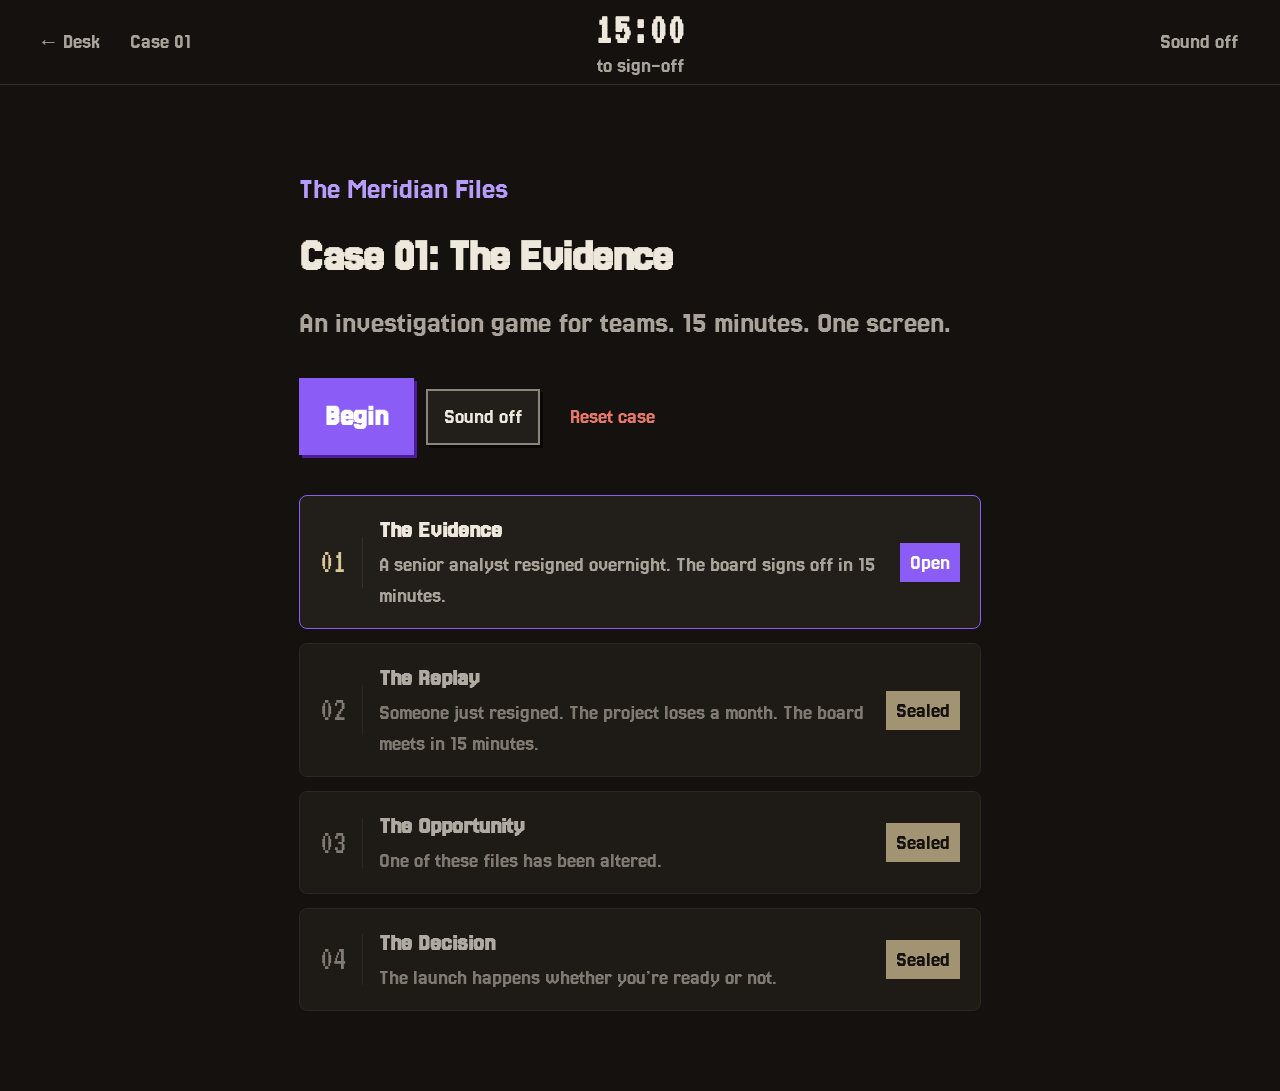
<file: index.html>
<!DOCTYPE html>
<html lang="en-GB">
<head>
<meta charset="utf-8">
<meta name="viewport" content="width=device-width, initial-scale=1, viewport-fit=cover">
<title>The Meridian Files — a 15-minute investigation game for teams</title>
<meta name="description" content="A short investigation game for teams, played on one shared screen. A senior analyst has resigned overnight, leaving a locked file and fifteen minutes before a board meeting. Free, browser-based, nothing to install.">
<link rel="canonical" href="https://andrecqlo.github.io/the-meridian-files/">
<meta name="robots" content="index, follow">

<meta property="og:type" content="website">
<meta property="og:site_name" content="The Meridian Files">
<meta property="og:title" content="The Meridian Files — a 15-minute investigation game for teams">
<meta property="og:description" content="A short investigation game for teams, played on one shared screen. Fifteen minutes, one screen, a team around it.">
<meta property="og:url" content="https://andrecqlo.github.io/the-meridian-files/">
<meta name="twitter:card" content="summary">
<meta name="twitter:title" content="The Meridian Files — a 15-minute investigation game for teams">
<meta name="twitter:description" content="A short investigation game for teams, played on one shared screen.">

<meta name="colour-scheme" content="dark">
<meta name="color-scheme" content="dark">
<link rel="stylesheet" href="assets/app.css">
<link rel="icon" href="assets/favicon.svg" type="image/svg+xml">
<script type="application/ld+json">
{
  "@context": "https://schema.org",
  "@type": "Game",
  "name": "The Meridian Files",
  "description": "A short investigation game for teams, played on one shared screen. A senior analyst has resigned overnight, leaving a locked file and fifteen minutes before a board meeting.",
  "genre": ["Team building game", "Investigation game", "Puzzle game"],
  "numberOfPlayers": {
    "@type": "QuantitativeValue",
    "minValue": 2
  },
  "url": "https://andrecqlo.github.io/the-meridian-files/",
  "applicationCategory": "Game",
  "operatingSystem": "Any (web browser)",
  "offers": {
    "@type": "Offer",
    "price": "0",
    "priceCurrency": "GBP"
  }
}
</script>
</head>
<body>
<a class="skip-link" href="#main">Skip to content</a>

<header class="chrome" id="chrome" hidden>
  <div class="chrome__left">
    <button class="btn btn--quiet" type="button" id="btn-back" hidden>
      <span aria-hidden="true">←</span> <span id="btn-back-label">Desk</span>
    </button>
    <p class="chrome__case" id="chrome-case">Case 01</p>
  </div>

  <div class="chrome__timer" id="timer" data-level="calm">
    <span class="chrome__timer-value" id="timer-value">15:00</span>
    <span class="chrome__timer-note" id="timer-note">to sign-off</span>
  </div>

  <div class="chrome__right">
    <button class="btn btn--quiet" type="button" id="btn-sound" aria-pressed="false">Sound off</button>
  </div>
</header>

<main id="main" tabindex="-1">
  <div class="loading" role="status">
    <span class="loading__marks" aria-hidden="true"><span></span><span></span><span></span></span>
    Loading…
  </div>
</main>

<div class="hintstack" id="hintstack" hidden></div>
<div class="inventory" id="inventory" hidden></div>
<div class="torch-beam" id="torch-beam" hidden aria-hidden="true"></div>
<p class="visually-hidden" id="live-region" role="status" aria-live="polite"></p>
<div class="toast-rail" id="toast-rail" aria-hidden="true"></div>

<noscript>
  <p class="noscript">This is an interactive game and needs JavaScript switched on.</p>
</noscript>

<script type="module" src="engine/app.js"></script>
</body>
</html>
</file>
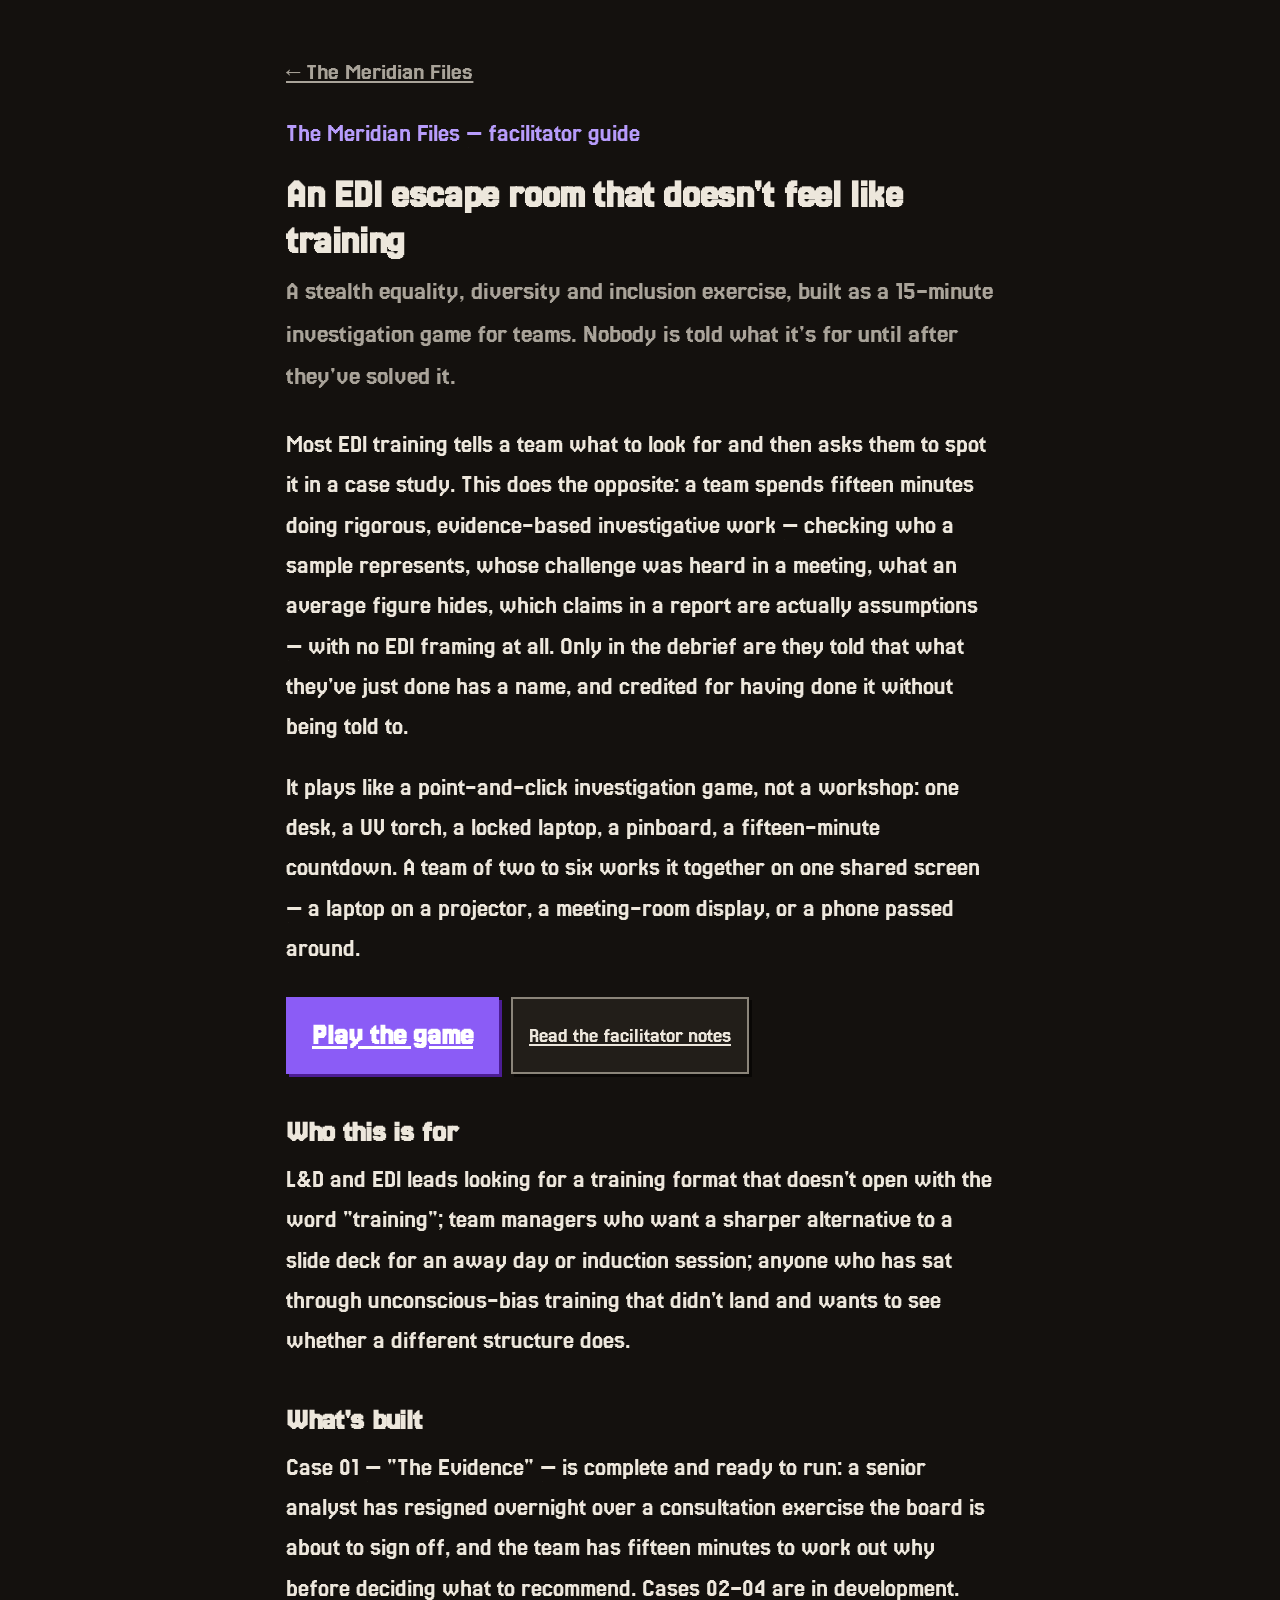
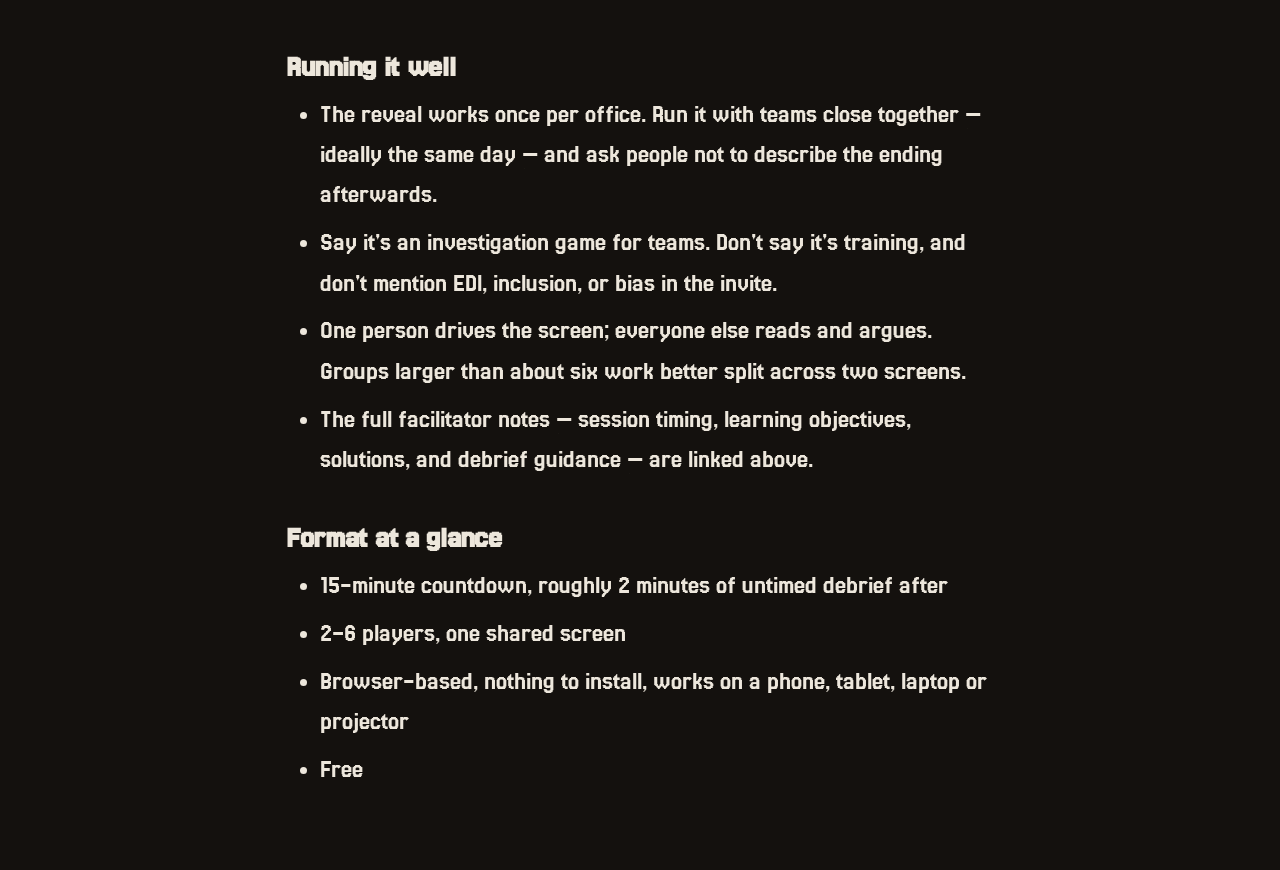
<file: for-facilitators/index.html>
<!DOCTYPE html>
<html lang="en-GB">
<head>
<meta charset="utf-8">
<meta name="viewport" content="width=device-width, initial-scale=1">
<title>EDI escape room for teams — The Meridian Files (facilitator guide)</title>
<meta name="description" content="A stealth EDI (equality, diversity and inclusion) training exercise disguised as a 15-minute investigation game. Teams solve the case first, then discover in the debrief what they were actually practising. Free, browser-based, facilitator notes included.">
<link rel="canonical" href="https://andrecqlo.github.io/the-meridian-files/for-facilitators/">
<meta name="robots" content="index, follow">

<meta property="og:type" content="website">
<meta property="og:site_name" content="The Meridian Files">
<meta property="og:title" content="EDI escape room for teams — The Meridian Files (facilitator guide)">
<meta property="og:description" content="A stealth EDI training exercise disguised as a 15-minute investigation game. Teams solve the case, then discover what they were actually practising.">
<meta property="og:url" content="https://andrecqlo.github.io/the-meridian-files/for-facilitators/">

<meta name="colour-scheme" content="dark">
<meta name="color-scheme" content="dark">
<link rel="stylesheet" href="../assets/app.css">
<link rel="icon" href="../assets/favicon.svg" type="image/svg+xml">
<script type="application/ld+json">
{
  "@context": "https://schema.org",
  "@type": "LearningResource",
  "name": "The Meridian Files — an EDI escape room for teams",
  "description": "A stealth equality, diversity and inclusion (EDI) training exercise disguised as a 15-minute investigation game, played by a team on one shared screen.",
  "educationalUse": "team training",
  "learningResourceType": "Interactive activity",
  "teaches": "Equality, diversity and inclusion (EDI) awareness through evidence-based reasoning",
  "audience": {
    "@type": "EducationalAudience",
    "educationalRole": "facilitator"
  },
  "url": "https://andrecqlo.github.io/the-meridian-files/for-facilitators/",
  "isPartOf": {
    "@type": "Game",
    "name": "The Meridian Files",
    "url": "https://andrecqlo.github.io/the-meridian-files/"
  }
}
</script>
<style>
  /* This page is long-form and read top to bottom rather than played, so it
     gets its own prose layout instead of borrowing the game's scene chrome. */
  .guide { max-width: 68ch; margin: clamp(24px, 6vh, 64px) auto 80px; padding: 0 20px; }
  .guide h1 { font-size: clamp(28px, 4vw, 40px); margin: 0 0 6px; }
  .guide h2 { font-size: 1.3em; margin: 40px 0 10px; }
  .guide p, .guide li { font-size: 1.05em; line-height: 1.6; }
  .guide ul { padding-left: 1.4em; }
  .guide .lede { color: var(--muted); font-size: 1.1em; margin: 0 0 28px; }
  .guide__actions { display: flex; gap: 12px; flex-wrap: wrap; margin: 28px 0; }
  .guide__back { display: inline-block; margin-bottom: 24px; color: var(--muted); }
</style>
</head>
<body>
<a class="skip-link" href="#main">Skip to content</a>
<main id="main" class="guide" tabindex="-1">
  <a class="guide__back" href="../index.html">&larr; The Meridian Files</a>
  <p class="landing__brand">The Meridian Files — facilitator guide</p>
  <h1>An EDI escape room that doesn't feel like training</h1>
  <p class="lede">A stealth equality, diversity and inclusion exercise, built as a 15-minute
    investigation game for teams. Nobody is told what it's for until after they've
    solved it.</p>

  <p>Most EDI training tells a team what to look for and then asks them to spot it in
    a case study. This does the opposite: a team spends fifteen minutes doing
    rigorous, evidence-based investigative work — checking who a sample represents,
    whose challenge was heard in a meeting, what an average figure hides, which
    claims in a report are actually assumptions — with no EDI framing at all. Only in
    the debrief are they told that what they've just done has a name, and credited
    for having done it without being told to.</p>

  <p>It plays like a point-and-click investigation game, not a workshop: one desk, a
    UV torch, a locked laptop, a pinboard, a fifteen-minute countdown. A team of two
    to six works it together on one shared screen — a laptop on a projector, a
    meeting-room display, or a phone passed around.</p>

  <div class="guide__actions">
    <a class="btn btn--primary" href="../index.html">Play the game</a>
    <a class="btn" href="../facilitation/case01.md">Read the facilitator notes</a>
  </div>

  <h2>Who this is for</h2>
  <p>L&amp;D and EDI leads looking for a training format that doesn't open with the
    word "training"; team managers who want a sharper alternative to a slide deck for
    an away day or induction session; anyone who has sat through unconscious-bias
    training that didn't land and wants to see whether a different structure does.</p>

  <h2>What's built</h2>
  <p>Case 01 — "The Evidence" — is complete and ready to run: a senior analyst has
    resigned overnight over a consultation exercise the board is about to sign off,
    and the team has fifteen minutes to work out why before deciding what to
    recommend. Cases 02–04 are in development.</p>

  <h2>Running it well</h2>
  <ul>
    <li>The reveal works once per office. Run it with teams close together — ideally
      the same day — and ask people not to describe the ending afterwards.</li>
    <li>Say it's an investigation game for teams. Don't say it's training, and don't
      mention EDI, inclusion, or bias in the invite.</li>
    <li>One person drives the screen; everyone else reads and argues. Groups larger
      than about six work better split across two screens.</li>
    <li>The full facilitator notes — session timing, learning objectives, solutions,
      and debrief guidance — are linked above.</li>
  </ul>

  <h2>Format at a glance</h2>
  <ul>
    <li>15-minute countdown, roughly 2 minutes of untimed debrief after</li>
    <li>2–6 players, one shared screen</li>
    <li>Browser-based, nothing to install, works on a phone, tablet, laptop or
      projector</li>
    <li>Free</li>
  </ul>
</main>
</body>
</html>
</file>
<file: assets/app.css>
@font-face {
  font-family: "Jersey 25";
  src: url("fonts/jersey25-400.woff2") format("woff2");
  font-weight: 400; font-style: normal; font-display: swap;
}
@font-face {
  font-family: "VT323";
  src: url("fonts/vt323-400.woff2") format("woff2");
  font-weight: 400; font-style: normal; font-display: swap;
}
@font-face {
  font-family: "Pixelify Sans";
  src: url("fonts/pixelifysans-var.woff2") format("woff2");
  font-weight: 400 700; font-style: normal; font-display: swap;
}

/* The Meridian Files — a case file under a UV lamp.
   Dark chrome, paper documents, manila tags, one violet light. */

:root {
  --ink: #14110E;
  --ink-2: #221E19;
  --ink-3: #34302A;
  --paper: #EDE7DC;
  --paper-2: #E1D9C9;
  --paper-rule: #C9BFAA;
  --manila: #D9C79A;
  --uv: #8B5CF6;
  --uv-text: #B79CFB;
  --uv-ink: #5B34B5;
  --stamp: #B3382E;
  --stamp-text: #E8776B;
  --ok: #2F6446;
  --ok-text: #6FBF8E;
  --muted: #A9A399;
  --muted-ink: #555A66;

  /* The room is rendered in a four-tone ramp — the Game Boy spec applied to a
     case file. tone-0 is warmed slightly off --ink so the desk reads as
     lamplight at night rather than moonlight. Violet is the only chromatic
     colour that exists in this world. */
  --tone-0: #14110E;
  --tone-1: #3A3630;
  --tone-2: #8B857A;
  --tone-3: #EDE7DC;

  /* One rule: words are set in Jersey 25, figures in VT323.

     Compared at matched cap height, Jersey has heavier stems than VT323 and is
     the easier of the two to read across a paragraph — which matters, because
     there are about 1,400 words in this case. But its digits are proportional
     with no tabular feature, so a countdown set in it visibly jitters every
     second. VT323 is monospaced, so it keeps the clock, the live counts and the
     data tables still. Both need roughly a third more size than a normal UI
     face to reach the same cap height, which is what the scale below allows
     for. */
  --ui: "Jersey 25", "VT323", ui-monospace, monospace;
  --mono: "VT323", ui-monospace, "Cascadia Code", monospace;   /* figures only */
  --serif: "Jersey 25", "VT323", ui-monospace, monospace;
  --pixel: "Jersey 25", "VT323", ui-monospace, monospace;
  /* Sam writes in a different hand — still pixel, but rounder and wider than
     the terminal face, so marginalia never reads as system output. */
  --hand: "Pixelify Sans", "Jersey 25", ui-monospace, monospace;
  /* Pixelify is variable; 600 is markedly more legible than 400 at the same
     width. Nothing genuinely wider is more readable — a wide face on a fixed
     pixel grid spends its pixels on spacing rather than on stroke detail. */
  --hand-weight: 600;

  --r-block: 0;
  --r-card: 8px;
  --r-btn: 4px;

  --gap: clamp(16px, 2.2vw, 28px);
  --chrome-h: 64px;
}

* { box-sizing: border-box; }

html, body {
  margin: 0;
  padding: 0;
  background: var(--ink);
  color: var(--paper);
}

body {
  font-family: var(--ui);
  font-size: clamp(24px, 1.55vw, 28px);
  line-height: 1.5;
  -webkit-text-size-adjust: 100%;
  min-height: 100vh;
}

h1, h2, h3, h4 { font-weight: 650; line-height: 1.15; margin: 0 0 0.4em; letter-spacing: -0.01em; }
h1 { font-size: clamp(30px, 3.6vw, 52px); }
h2 { font-size: clamp(24px, 2.4vw, 34px); }
h3 { font-size: clamp(20px, 1.6vw, 25px); }
p { margin: 0 0 0.8em; }
ul, ol { margin: 0 0 0.9em; padding-left: 1.2em; }
li { margin-bottom: 0.3em; }

.visually-hidden {
  position: absolute; width: 1px; height: 1px; margin: -1px;
  padding: 0; overflow: hidden; clip: rect(0 0 0 0); white-space: nowrap; border: 0;
}

.skip-link {
  position: absolute; left: 8px; top: -60px; z-index: 60;
  background: var(--uv); color: #fff; padding: 10px 16px; border-radius: var(--r-btn);
  text-decoration: none; transition: top 120ms;
}
.skip-link:focus { top: 8px; }

:focus-visible {
  outline: 3px solid var(--uv);
  outline-offset: 3px;
}

/* Headings receive focus on scene change so screen readers land in the right
   place. That move should not paint a ring around the title. */
h1[tabindex="-1"]:focus, h1[tabindex="-1"]:focus-visible,
main:focus, main:focus-visible { outline: none; }

/* ---------- chrome ---------- */

.chrome {
  position: sticky; top: 0; z-index: 40;
  display: grid;
  grid-template-columns: 1fr auto 1fr;
  align-items: center;
  gap: 12px;
  min-height: var(--chrome-h);
  padding: 8px clamp(12px, 2vw, 24px);
  background: var(--ink);
  border-bottom: 1px solid var(--ink-3);
}
.chrome__left { display: flex; align-items: center; gap: 12px; min-width: 0; }
.chrome__right { display: flex; align-items: center; gap: 8px; justify-content: flex-end; }
.chrome__case {
  margin: 0; font-family: var(--mono); font-size: 0.72em;
  letter-spacing: 0.14em; text-transform: uppercase; color: var(--muted);
  white-space: nowrap; overflow: hidden; text-overflow: ellipsis;
}

.chrome__timer { text-align: center; line-height: 1; }
.chrome__timer-value {
  display: block;
  font-family: var(--mono);
  font-variant-numeric: tabular-nums;
  font-size: clamp(26px, 2.6vw, 34px);
  font-weight: 600;
  transition: font-size 400ms ease, color 400ms ease;
}
.chrome__timer-note {
  display: block; margin-top: 3px;
  font-size: 0.62em; letter-spacing: 0.1em; text-transform: uppercase; color: var(--muted);
}
.chrome__timer[data-level="pulse"] .chrome__timer-value { animation: tick-pulse 2.4s ease-in-out infinite; }
.chrome__timer[data-level="large"] .chrome__timer-value { font-size: clamp(34px, 3.4vw, 46px); }
.chrome__timer[data-level="urgent"] .chrome__timer-value { font-size: clamp(34px, 3.4vw, 46px); color: var(--stamp-text); }
.chrome__timer[data-level="urgent"] .chrome__timer-note { color: var(--stamp-text); }
.chrome__timer[data-level="over"] .chrome__timer-value { font-size: clamp(34px, 3.4vw, 46px); color: var(--stamp-text); }
.chrome__timer[data-level="over"] .chrome__timer-note { color: var(--stamp-text); }

@keyframes tick-pulse {
  0%, 100% { opacity: 1; }
  50% { opacity: 0.62; }
}

/* Marks time passing while a dynamic import or a fetch is in flight — never
   load-bearing on its own, always paired with the "Loading…" text for anyone
   who has animations turned down. */
.loading {
  display: flex; align-items: center; gap: 10px;
  padding: 48px 16px; color: var(--muted); font-size: 0.92em; letter-spacing: 0.02em;
}
.loading__marks { display: flex; gap: 4px; }
.loading__marks span { width: 8px; height: 8px; background: var(--uv); display: block; opacity: 0.25; animation: loading-pulse 1.1s ease-in-out infinite; }
.loading__marks span:nth-child(2) { animation-delay: 0.15s; }
.loading__marks span:nth-child(3) { animation-delay: 0.3s; }
@keyframes loading-pulse {
  0%, 80%, 100% { opacity: 0.25; }
  40% { opacity: 1; }
}
@media (prefers-reduced-motion: reduce) {
  .loading__marks span { animation: none; opacity: 0.7; }
}

/* ---------- buttons ---------- */

.btn {
  font: inherit;
  font-size: 0.86em;
  padding: 10px 16px;
  border-radius: var(--r-btn);
  border: 1px solid var(--ink-3);
  background: var(--ink-2);
  color: var(--paper);
  cursor: pointer;
  display: inline-flex; align-items: center; gap: 8px;
  transition: background 140ms ease, border-color 140ms ease, color 140ms ease;
}
.btn:hover { background: var(--ink-3); }
.btn[disabled] { opacity: 0.45; cursor: not-allowed; }
.btn--quiet { background: transparent; color: var(--muted); }
.btn--quiet:hover { color: var(--paper); background: var(--ink-2); }
.btn--primary {
  background: var(--uv); border-color: var(--uv); color: #fff; font-weight: 600;
  font-size: 1em; padding: 14px 26px;
}
.btn--primary:hover { background: #7C48F2; border-color: #7C48F2; }
.btn--paper {
  background: var(--paper); color: var(--ink); border-color: var(--paper-rule);
}
.btn--paper:hover { background: #fff; }
.btn--danger { border-color: var(--stamp); color: var(--stamp-text); }

.icon { width: 1.2em; height: 1.2em; fill: none; }

/* ---------- layout ---------- */

main {
  display: block;
  padding: var(--gap) clamp(12px, 3vw, 40px) 80px;
  max-width: 1500px;
  margin: 0 auto;
}
main:focus { outline: none; }

.scene__head { margin-bottom: var(--gap); max-width: 70ch; }
/* Used while a scene is locked: the lock below repeats the case line and the
   word "Locked" already, so the heading gets out of the way of the input. */
.scene__head--compact { margin-bottom: 12px; }
.scene__head--compact .scene__eyebrow { display: none; }
.scene__head--compact h1 { font-size: clamp(24px, 2.6vw, 32px); margin-bottom: 2px; }
.scene__eyebrow {
  font-family: var(--mono); font-size: 0.72em; letter-spacing: 0.16em;
  text-transform: uppercase; color: var(--uv-text); margin: 0 0 8px;
}
.scene__sub { color: var(--muted); margin: 0; }

.columns {
  display: grid;
  grid-template-columns: minmax(280px, 400px) minmax(0, 1fr);
  gap: var(--gap);
  align-items: start;
}
@media (max-width: 900px) {
  .columns { grid-template-columns: minmax(0, 1fr); }
}
.stack { display: grid; gap: var(--gap); align-content: start; }
.stack--tight { gap: 14px; }

/* ---------- paper documents ---------- */

.doc {
  position: relative;
  background: var(--paper);
  color: var(--ink);
  border-radius: var(--r-card);
  padding: clamp(18px, 2vw, 30px);
  border: 1px solid var(--paper-rule);
}
.doc--screen {
  background: var(--ink-2);
  color: var(--paper);
  border-color: var(--ink-3);
  font-family: var(--ui);
}
.doc--screen .doc__title { color: var(--paper); }
.doc--screen .doc__meta { color: var(--muted); }
.doc--screen .doc__body { font-family: var(--ui); }
.doc__title { font-size: 1.05em; margin: 0 0 4px; }
.doc__meta {
  font-family: var(--mono); font-size: 0.72em; color: var(--muted-ink);
  margin: 0 0 14px; letter-spacing: 0.02em;
}
.doc__body { font-family: var(--serif); font-size: 1em; }
.doc__body p:last-child { margin-bottom: 0; }
.doc__small {
  font-size: 0.78em; color: var(--muted-ink); border-top: 1px solid var(--paper-rule);
  padding-top: 10px; margin-top: 12px; font-family: var(--ui);
}
.doc--screen .doc__small { color: var(--muted); border-top-color: var(--ink-3); }
.doc__stamp {
  position: absolute; top: 14px; right: 14px;
  font-family: var(--mono); font-size: 0.7em; letter-spacing: 0.18em;
  color: var(--stamp); border: 2px solid var(--stamp); padding: 4px 9px;
  transform: rotate(-6deg); opacity: 0.85;
}
.doc details > summary {
  cursor: pointer; font-family: var(--mono); font-size: 0.8em;
  letter-spacing: 0.08em; text-transform: uppercase;
}

.stats { display: flex; flex-wrap: wrap; gap: clamp(16px, 3vw, 42px); margin-bottom: 16px; }
.stat__value {
  display: block; font-family: var(--mono); font-weight: 650;
  font-size: clamp(30px, 3.4vw, 46px); line-height: 1; font-variant-numeric: tabular-nums;
}
.stat__label {
  display: block; margin-top: 6px; font-size: 0.72em;
  letter-spacing: 0.08em; text-transform: uppercase; color: var(--muted-ink);
}
.doc--screen .stat__label { color: var(--muted); }

/* ---------- Sam's hand, in the margin ---------- */

/* Every document body is a text column and a margin. Annotations live in the
   margin of the line they annotate and always occupy their space, so putting
   the light on one never reflows the page. */
.doc__body { display: grid; gap: 0; }
.doc__row {
  display: grid;
  grid-template-columns: minmax(0, 1fr) clamp(130px, 24%, 230px);
  gap: clamp(12px, 2vw, 26px);
  align-items: start;
}
.doc__col { min-width: 0; }
.doc__margin { min-width: 0; display: grid; gap: 10px; align-content: start; }
/* Full-width notes, for marginalia too long to sit in the gutter. */
.doc__notes { min-width: 0; display: grid; gap: 10px; margin-top: 14px; }

.uv-note {
  display: block;
  font-family: var(--hand);
  font-weight: var(--hand-weight);
  font-size: 1.05em;
  line-height: 1.25;
  color: var(--uv-ink);
  transform: rotate(var(--tilt, -1.5deg));
  transform-origin: left top;
  opacity: 0;
  transition: opacity 160ms linear;
}
.doc--screen .uv-note { color: var(--uv-text); }

/* The light is stepped, not feathered — four bands, like everything else in
   this world — and it masks the words themselves, so a note is read by moving
   the torch along it rather than by switching the line on. */
.uv-note[data-lit="1"] {
  opacity: 1;
  -webkit-mask-image: radial-gradient(circle 92px at var(--uv-x, 50%) var(--uv-y, 50%),
    #000 0 38%, rgba(0, 0, 0, 0.62) 38% 58%, rgba(0, 0, 0, 0.24) 58% 78%, transparent 78%);
          mask-image: radial-gradient(circle 92px at var(--uv-x, 50%) var(--uv-y, 50%),
    #000 0 38%, rgba(0, 0, 0, 0.62) 38% 58%, rgba(0, 0, 0, 0.24) 58% 78%, transparent 78%);
}
.uv-note[data-inspect="1"] {
  opacity: 1;
  -webkit-mask-image: none;
          mask-image: none;
}
@supports not (mask-image: radial-gradient(#000, transparent)) {
  .uv-note[data-lit="1"] { -webkit-mask-image: none; mask-image: none; }
}
@media (prefers-reduced-motion: reduce) {
  .uv-note { transition: none; }
}

@media (max-width: 760px) {
  .doc__row { grid-template-columns: minmax(0, 1fr); gap: 0; }
  .doc__margin { padding: 4px 0 12px; }
  .uv-note { transform: rotate(calc(var(--tilt, -1.5deg) * 0.4)); }
}

/* A highlighter mark on text that was already readable — unlike .uv-note's
   default (revealing new hidden words), this only toggles a background on a
   phrase that's been sitting in plain sight the whole time. Overrides the
   base rule's opacity/rotation/hand-font, since none of that applies to a
   mark inside an ordinary sentence. */
.uv-note.uv-note--mark {
  display: inline;
  font: inherit;
  color: inherit;
  background-color: transparent;
  transform: none;
  opacity: 1;
  transition: background-color 160ms linear;
  padding: 1px 2px;
  margin: 0 -2px;
  box-decoration-break: clone;
  -webkit-box-decoration-break: clone;
}
.uv-note.uv-note--mark[data-lit="1"] {
  background-color: rgba(139, 92, 246, 0.32);
  -webkit-mask-image: none;
          mask-image: none;
}

/* ---------- torch ---------- */

.torch-beam {
  position: fixed;
  width: 190px; height: 190px;
  margin: -95px 0 0 -95px;
  border-radius: 50%;
  pointer-events: none;
  z-index: 30;
  background: radial-gradient(circle closest-side,
    rgba(139, 92, 246, 0.34) 0 38%,
    rgba(139, 92, 246, 0.20) 38% 58%,
    rgba(139, 92, 246, 0.09) 58% 78%,
    rgba(139, 92, 246, 0) 78% 100%);
  mix-blend-mode: screen;
}

.torch-body {
  position: fixed;
  z-index: 31;
  pointer-events: none;
  image-rendering: pixelated;
}

/* The beam is focusable so a keyboard player steers the light directly.
   It must never take pointer events: it tracks the cursor, so anything
   clickable would otherwise be permanently behind it. Keyboard focus is
   unaffected by pointer-events. */
.torch-handle {
  position: fixed; z-index: 32;
  width: 190px; height: 190px; margin: -95px 0 0 -95px;
  border-radius: 50%;
  background: transparent; border: 0; padding: 0;
  pointer-events: none;
}
.torch-handle:focus-visible { outline: 2px dashed var(--uv-text); outline-offset: -8px; }

/* The torch replaces the pointer rather than sitting beside it. */
body[data-torch="on"], body[data-torch="on"] * { cursor: none; }
body[data-torch="on"] .doc { touch-action: none; }

/* ---------- cards, tags, stamps ---------- */

.card {
  background: var(--ink-2);
  border: 1px solid var(--ink-3);
  border-radius: var(--r-card);
  padding: clamp(14px, 1.6vw, 22px);
}
.card--paper { background: var(--paper); color: var(--ink); border-color: var(--paper-rule); }

.tag {
  display: inline-block;
  font-family: var(--mono); font-size: 0.68em; letter-spacing: 0.12em;
  text-transform: uppercase;
  background: var(--manila); color: var(--ink);
  padding: 4px 10px; border-radius: 2px;
}
.tag--ok { background: var(--ok); color: #fff; }
.tag--warn { background: var(--manila); color: var(--ink); }
.tag--bad { background: var(--stamp); color: #fff; }
.tag--uv { background: var(--uv); color: #fff; }

.samnote {
  font-family: var(--mono); font-size: 0.86em; color: var(--uv-text);
  border-left: 2px solid var(--uv); padding: 6px 0 6px 12px; margin: 12px 0;
}
.samnote--paper { color: var(--uv-ink); }

.feedback {
  font-family: var(--mono); font-size: 0.86em; margin-top: 12px; min-height: 1.5em;
}
.feedback[data-tone="bad"] { color: var(--stamp-text); }
.feedback[data-tone="ok"] { color: var(--ok-text); }

.stamp-thud {
  display: inline-block; font-family: var(--mono); letter-spacing: 0.2em;
  color: var(--stamp); border: 3px solid var(--stamp); padding: 6px 14px;
  transform: rotate(-4deg);
  animation: thud 260ms cubic-bezier(0.2, 0.9, 0.3, 1.4);
}
@keyframes thud {
  0% { transform: rotate(-4deg) scale(2.2); opacity: 0; }
  60% { transform: rotate(-4deg) scale(0.94); opacity: 1; }
  100% { transform: rotate(-4deg) scale(1); opacity: 1; }
}
@media (prefers-reduced-motion: reduce) {
  .stamp-thud { animation: fade-in 220ms ease-out; }
}
@keyframes fade-in { from { opacity: 0; } to { opacity: 1; } }

/* ---------- code entry ---------- */

.code-entry { display: grid; gap: 10px; }
.code-entry__label {
  font-family: var(--mono); font-size: 0.72em; letter-spacing: 0.14em;
  text-transform: uppercase; color: var(--muted);
}
.code-entry__prompt { margin: 0; font-size: 0.95em; }
.code-entry__row { display: flex; gap: 10px; flex-wrap: wrap; }
.field {
  font: inherit; font-family: var(--mono); font-size: 1.2em;
  padding: 12px 14px; border-radius: var(--r-btn);
  border: 1px solid var(--ink-3); background: var(--ink); color: var(--paper);
  min-width: 0; flex: 1 1 160px;
}
.field--wide { flex: 1 1 320px; letter-spacing: 0.08em; }
textarea.field { font-family: var(--ui); font-size: 1em; line-height: 1.45; resize: vertical; }

/* ---------- unlock ---------- */

.unlock {
  border: 1px solid var(--ok);
  border-radius: var(--r-card);
  padding: clamp(16px, 2vw, 26px);
  background: rgba(47, 100, 70, 0.14);
  animation: unlock-in 420ms cubic-bezier(0.2, 0.8, 0.2, 1);
}
@keyframes unlock-in {
  from { opacity: 0; transform: translateY(10px); }
  to { opacity: 1; transform: none; }
}
@media (prefers-reduced-motion: reduce) {
  .unlock { animation: fade-in 260ms ease-out; }
}
.unlock__word {
  font-family: var(--mono); font-size: clamp(30px, 4vw, 54px); letter-spacing: 0.2em;
  color: var(--ok-text); margin: 0 0 6px;
}

/* ---------- landing ---------- */

.landing { max-width: 62ch; margin: clamp(24px, 6vh, 80px) auto 0; }
.landing__brand {
  font-family: var(--mono); letter-spacing: 0.3em; text-transform: uppercase;
  color: var(--uv-text); font-size: 0.8em; margin: 0 0 18px;
}
.landing__meta {
  font-family: var(--mono); color: var(--muted); letter-spacing: 0.06em;
  margin: 0 0 32px;
}
.landing__actions { display: flex; gap: 12px; flex-wrap: wrap; align-items: center; margin-bottom: 40px; }

.dossiers { display: grid; gap: 14px; }
.dossier {
  display: grid; grid-template-columns: auto 1fr auto; gap: 16px; align-items: center;
  background: var(--ink-2); border: 1px solid var(--ink-3);
  border-radius: var(--r-card); padding: 16px 20px;
  text-align: left; width: 100%; font: inherit; color: inherit;
}
.dossier__no {
  font-family: var(--mono); font-size: 1.4em; color: var(--manila);
  border-right: 1px solid var(--ink-3); padding-right: 16px;
}
.dossier__title { font-weight: 620; margin: 0; }
.dossier__teaser { margin: 2px 0 0; color: var(--muted); font-size: 0.86em; }
.dossier--open { cursor: pointer; border-color: var(--uv); }
.dossier--open:hover { background: var(--ink-3); }
.dossier--sealed { opacity: 0.72; }
.dossier--sealed .dossier__no { color: var(--muted); }

/* ---------- desk ---------- */

.desk {
  display: grid;
  grid-template-columns: repeat(auto-fit, minmax(240px, 1fr));
  gap: var(--gap);
  align-items: stretch;
}
.desk-object {
  position: relative;
  display: grid; gap: 10px; align-content: start;
  background: var(--ink-2); border: 1px solid var(--ink-3);
  border-radius: var(--r-card); padding: 22px;
  text-align: left; font: inherit; color: inherit; cursor: pointer;
  min-height: 190px;
  transition: transform 160ms ease, border-color 160ms ease, background 160ms ease;
}
.desk-object:hover { border-color: var(--uv); background: var(--ink-3); transform: translateY(-2px); }
@media (prefers-reduced-motion: reduce) { .desk-object:hover { transform: none; } }
.desk-object .icon { width: 56px; height: 40px; color: var(--manila); }
.desk-object__label { font-size: 1.1em; font-weight: 620; margin: 0; }
.desk-object__caption { color: var(--muted); font-size: 0.85em; margin: 0; }
.desk-object[data-done="1"] { border-color: var(--ok); }
.desk-object[data-done="1"] .icon { color: var(--ok-text); }

.slots { display: flex; gap: 10px; flex-wrap: wrap; }
.slot {
  font-family: var(--mono); letter-spacing: 0.16em; font-size: 0.9em;
  border: 2px dashed #A8946A; border-radius: 2px; padding: 8px 12px;
  min-width: 86px; text-align: center; color: #7A6B4A;
}
.slot[data-filled="1"] {
  border-style: solid; border-color: var(--stamp); color: var(--stamp);
  transform: rotate(-2deg);
}
.slot--stamping { animation: thud 300ms cubic-bezier(0.2, 0.9, 0.3, 1.4); }

.drawer {
  border: 1px dashed var(--ink-3); border-radius: var(--r-card);
  padding: 18px 22px; display: grid; gap: 10px; align-content: center;
  background: transparent;
}
.drawer .icon { width: 48px; height: 32px; color: var(--uv-text); }

/* ---------- drag ghost ---------- */

/* The dragged card is a clone of the source node plus this modifier — see
   drag.js's default ghostClass. Not every drag source has its own ghost
   styling (pinboard's doesn't), so this stays as the shared fallback. */
.criterion--ghost {
  position: fixed; z-index: 50; pointer-events: none; width: 320px; max-width: 70vw;
  box-shadow: 0 8px 24px rgba(0,0,0,0.5); opacity: 0.94;
}

/* ---------- reweight sliders ---------- */

.reweight { display: grid; gap: var(--gap); }
.readout {
  display: grid; grid-template-columns: auto 1fr; gap: clamp(16px, 3vw, 36px);
  align-items: center;
  background: var(--ink-2); border: 1px solid var(--ink-3);
  border-radius: var(--r-card); padding: clamp(16px, 2vw, 26px);
}
@media (max-width: 620px) { .readout { grid-template-columns: 1fr; } }
.readout__figure {
  font-family: var(--mono); font-weight: 650; line-height: 0.9;
  font-size: clamp(64px, 11vw, 132px); font-variant-numeric: tabular-nums;
  transition: color 300ms ease;
  display: flex; align-items: baseline;
}
.readout__figure sup { font-size: 0.36em; line-height: 1; margin-left: 2px; font-weight: 500; }
.readout[data-state="above"] .readout__figure { color: var(--paper); }
.readout[data-state="below"] .readout__figure { color: var(--stamp-text); }
.readout[data-state="match"] .readout__figure { color: var(--uv-text); }
.readout__label {
  font-family: var(--mono); font-size: 0.72em; letter-spacing: 0.14em;
  text-transform: uppercase; color: var(--muted); margin: 0 0 10px;
}
.readout__verdict { margin: 0; font-size: 0.95em; min-height: 3em; }
.readout__verdict strong { color: var(--stamp-text); }

.scale { position: relative; height: 46px; margin: 14px 0 6px; }
.scale__track {
  position: absolute; left: 0; right: 0; top: 18px; height: 6px;
  background: var(--ink-3); border-radius: 3px;
}
.scale__fill {
  position: absolute; top: 18px; height: 6px; left: 0;
  background: var(--uv); border-radius: 3px;
  transition: width 220ms ease;
}
.scale__mark {
  position: absolute; top: 6px; width: 2px; height: 30px; background: var(--manila);
}
.scale__mark span {
  position: absolute; top: 32px; left: 50%; transform: translateX(-50%);
  font-family: var(--mono); font-size: 15px; color: var(--manila); white-space: nowrap;
}
.scale__pin {
  position: absolute; top: 10px; width: 4px; height: 22px; background: var(--paper);
  border-radius: 2px; transition: left 220ms ease;
}
@media (prefers-reduced-motion: reduce) {
  .scale__fill, .scale__pin { transition: none; }
}


input[type="range"] {
  -webkit-appearance: none; appearance: none;
  width: 100%; height: 34px; background: transparent; cursor: pointer; margin: 0;
}
input[type="range"]::-webkit-slider-runnable-track {
  height: 8px; border-radius: 4px; background: var(--paper-2); border: 1px solid var(--paper-rule);
}
input[type="range"]::-moz-range-track {
  height: 8px; border-radius: 4px; background: var(--paper-2); border: 1px solid var(--paper-rule);
}
/* Square, not round — the grip is a block like everything else in this world. */
input[type="range"]::-webkit-slider-thumb {
  -webkit-appearance: none; appearance: none;
  width: 26px; height: 26px; border-radius: 0;
  background: var(--uv); border: 3px solid var(--paper); margin-top: -10px;
}
input[type="range"]::-moz-range-thumb {
  width: 24px; height: 24px; border-radius: 0;
  background: var(--uv); border: 3px solid var(--paper);
}
input[type="range"]:focus-visible::-webkit-slider-thumb { box-shadow: 0 0 0 4px var(--uv-ink); }
input[type="range"]:focus-visible::-moz-range-thumb { box-shadow: 0 0 0 4px var(--uv-ink); }



/* ---------- pinboard ---------- */

.board { position: relative; }
.board__strings { position: absolute; inset: 0; pointer-events: none; z-index: 2; }
.board__grid { display: grid; gap: var(--gap); position: relative; z-index: 1; }
.claims, .evidence-tray { display: grid; gap: 12px; }
.claim, .evidence {
  position: relative; text-align: left; font: inherit; width: 100%; cursor: pointer;
  border-radius: var(--r-card); padding: 14px 18px;
}
.claim {
  background: var(--paper); color: var(--ink); border: 1px solid var(--paper-rule);
}
.claim::before {
  content: ""; position: absolute; top: -6px; left: 50%; transform: translateX(-50%);
  width: 12px; height: 12px; border-radius: 50%; background: var(--stamp);
  border: 2px solid #8E2A22;
}
.claim[aria-pressed="true"], .evidence[aria-pressed="true"] { box-shadow: 0 0 0 3px var(--uv); }
.claim[data-linked="1"] { border-color: var(--ok); }
.claim[data-flagged="1"] { border-color: var(--stamp); box-shadow: inset 4px 0 0 var(--stamp); }
.claim__text { margin: 0 0 8px; }
.claim__row { display: flex; gap: 8px; flex-wrap: wrap; align-items: center; }
.claim__flag {
  font: inherit; font-size: 0.72em; padding: 6px 12px; border-radius: var(--r-btn);
  border: 1px solid var(--stamp); color: var(--stamp); background: transparent; cursor: pointer;
}
.claim__flag[aria-pressed="true"] { background: var(--stamp); color: #fff; }
.evidence {
  background: var(--ink-2); color: var(--paper); border: 1px solid var(--ink-3);
}
.evidence[data-used="1"] { border-color: var(--ok); }
.evidence[data-distractor-hit="1"] { border-color: var(--stamp); }
.evidence__label { margin: 0; font-size: 0.94em; }
.evidence__detail { margin: 10px 0 0; font-size: 0.86em; color: var(--muted); }
.evidence__more {
  margin-top: 8px; font: inherit; font-size: 0.72em; letter-spacing: 0.08em;
  background: transparent; border: 1px solid var(--ink-3); color: var(--uv-text);
  padding: 5px 10px; border-radius: var(--r-btn); cursor: pointer;
}
.evidence[data-enlarged="1"] { border-color: var(--uv); }
/* crispEdges keeps the stepped run from being smoothed back into a curve. */
.board__string {
  stroke: var(--stamp); stroke-width: 3; fill: none; opacity: 0.9;
  shape-rendering: crispEdges; stroke-linecap: butt; stroke-linejoin: miter;
}
.board__string--weak { stroke: var(--manila); stroke-dasharray: 6 5; }
.board__string--none { stroke: var(--stamp); stroke-dasharray: 3 6; }

/* ---------- fragments ---------- */

.fragments { display: grid; gap: 16px; }
.fragment-slots {
  display: flex; flex-wrap: wrap; gap: 10px;
  background: var(--paper); border: 1px solid var(--paper-rule);
  border-radius: var(--r-card); padding: 18px; min-height: 96px; align-content: flex-start;
}
.fslot {
  min-width: 120px; min-height: 52px;
  border: 2px dashed var(--paper-rule); border-radius: var(--r-btn);
  display: grid; place-items: center; padding: 8px 12px;
  font-family: var(--serif); color: var(--ink); font: inherit;
  background: transparent; cursor: pointer; text-align: center;
}
.fslot[data-filled="1"] { border-style: solid; border-color: var(--uv); background: #fff; }
.fslot[aria-pressed="true"] { box-shadow: 0 0 0 3px var(--uv); }
.fslot__index { font-family: var(--mono); font-size: 0.7em; color: var(--muted-ink); }
.fragment-pool { display: flex; flex-wrap: wrap; gap: 10px; }
.fragment {
  font: inherit; cursor: grab; touch-action: none;
  background: var(--manila); color: var(--ink); border: 1px solid #C3AF7E;
  border-radius: var(--r-btn); padding: 12px 16px;
}
.fragment[aria-pressed="true"] { box-shadow: 0 0 0 3px var(--uv); }
.fragment[data-used="1"] { opacity: 0.35; cursor: default; }
.fragment--ghost { position: fixed; z-index: 50; pointer-events: none; opacity: 0.94; }

/* ---------- final lock / decision / twist ---------- */

.lockplate {
  display: grid; gap: 18px; justify-items: center; text-align: center;
  background: var(--ink-2); border: 1px solid var(--ink-3);
  border-radius: var(--r-card); padding: clamp(22px, 4vw, 48px);
  max-width: 760px; margin: 0 auto;
}
.lockplate .icon { width: 64px; height: 64px; color: var(--manila); }
/* .doc__meta is sized for ink on paper; on the lockplate's dark card it needs
   the dark-surface muted tone to stay readable. */
.lockplate .doc__meta { color: var(--muted); }
.lockplate__slots { display: flex; gap: 12px; flex-wrap: wrap; justify-content: center; }
/* A slot is a button now: the words are dragged or select-placed into it, and
   selecting a filled one sends its word back to the tray. */
.lockplate__slot {
  font-family: var(--mono); font-size: clamp(20px, 2.6vw, 32px); letter-spacing: 0.18em;
  border: 2px dashed var(--ink-3); border-radius: 2px; padding: 10px 18px; color: var(--ink-3);
  min-width: 130px; background: transparent; touch-action: none; cursor: pointer;
}
.lockplate__slot[data-filled="1"] {
  border-style: solid; border-color: var(--stamp); color: var(--stamp-text);
}
.lockplate__slot[data-drop="ready"] { border-color: var(--uv); box-shadow: inset 0 0 0 2px var(--uv); }

.wordpool { display: flex; gap: 12px; flex-wrap: wrap; justify-content: center; }
.wordtile {
  font-family: var(--mono); font-size: clamp(17px, 2.1vw, 24px); letter-spacing: 0.16em;
  cursor: grab; touch-action: none;
  background: var(--manila); color: var(--ink); border: 2px solid #C3AF7E;
  border-radius: 2px; padding: 10px 18px; min-width: 120px;
}
.wordtile[aria-pressed="true"] { box-shadow: 0 0 0 3px var(--uv); }
.wordtile[data-used="1"] { opacity: 0.25; cursor: default; }
.wordtile--ghost { position: fixed; z-index: 50; pointer-events: none; opacity: 0.94; }

.door-open { animation: door 700ms cubic-bezier(0.2, 0.8, 0.2, 1); }
@keyframes door {
  0% { opacity: 0; transform: perspective(900px) rotateY(-38deg) translateX(-30px); transform-origin: left center; }
  100% { opacity: 1; transform: none; }
}
@media (prefers-reduced-motion: reduce) { .door-open { animation: fade-in 320ms ease-out; } }

.options { display: grid; grid-template-columns: repeat(auto-fit, minmax(280px, 1fr)); gap: 16px; }
.option {
  text-align: left; font: inherit; cursor: pointer;
  background: var(--paper); color: var(--ink);
  border: 1px solid var(--paper-rule); border-radius: var(--r-card);
  padding: 18px 20px; display: grid; gap: 8px; align-content: start;
}
.option:hover { border-color: var(--uv); }
.option[aria-pressed="true"], .option[data-chosen="1"] { border-color: var(--uv); box-shadow: 0 0 0 3px var(--uv); }
.option__id {
  font-family: var(--mono); font-size: 1.6em; line-height: 1; color: var(--uv-ink);
}
.option__title { font-weight: 620; margin: 0; }
.option__detail { margin: 0; font-size: 0.86em; color: var(--muted-ink); }
.option__revised {
  font-family: var(--mono); font-size: 0.86em; margin: 0;
  color: var(--stamp); border-top: 1px solid var(--paper-rule); padding-top: 8px;
}

.twist-banner {
  border: 2px solid var(--stamp); border-radius: var(--r-card);
  padding: 18px 22px; margin-bottom: var(--gap);
  display: grid; gap: 8px;
}
.twist-banner__label {
  font-family: var(--mono); letter-spacing: 0.2em; color: var(--stamp-text); margin: 0;
  font-size: 0.8em;
}
.subclock {
  font-family: var(--mono); font-variant-numeric: tabular-nums;
  font-size: clamp(38px, 5vw, 68px); line-height: 1; color: var(--stamp-text);
}
.subclock[data-low="1"] { animation: tick-pulse 1s ease-in-out infinite; }
@media (prefers-reduced-motion: reduce) { .subclock[data-low="1"] { animation: none; } }

/* ---------- debrief ---------- */

.debrief { display: grid; gap: clamp(28px, 5vh, 56px); max-width: 1000px; margin: 0 auto; }
.debrief section { scroll-margin-top: 90px; }
.tally { display: grid; gap: 12px; }
.tally__score {
  font-family: var(--mono); font-size: clamp(34px, 5vw, 62px); margin: 0;
}
.tally__score b { color: var(--uv-text); }
.tally-item {
  display: grid; grid-template-columns: auto 1fr; gap: 16px; align-items: start;
  border-top: 1px solid var(--ink-3); padding: 14px 0;
}
.tally-item__mark { font-family: var(--mono); font-size: 0.78em; letter-spacing: 0.1em; }
.tally-item[data-found="1"] .tally-item__mark { color: var(--ok-text); }
.tally-item[data-found="0"] .tally-item__mark { color: var(--stamp-text); }
.tally-item__name { margin: 0 0 4px; font-weight: 620; }
.tally-item__body { margin: 0; color: var(--muted); font-size: 0.92em; }
.tally-item__quote {
  margin: 10px 0 0; font-family: var(--serif); font-style: italic;
  border-left: 2px solid var(--uv); padding-left: 14px; color: var(--paper);
}

.reveal {
  background: var(--paper); color: var(--ink);
  border-radius: var(--r-card); padding: clamp(24px, 4vw, 52px);
  font-family: var(--serif); font-size: clamp(20px, 1.7vw, 27px); line-height: 1.5;
}
.reveal p { margin: 0; }

.blindspot { display: grid; gap: 12px; }
.blindspot__list { display: grid; gap: 10px; padding: 0; margin: 0; list-style: none; counter-reset: bs; }
.blindspot__list li {
  counter-increment: bs;
  background: var(--manila); color: var(--ink); border-radius: var(--r-card);
  padding: 16px 20px; font-size: 1.05em; font-weight: 600;
  display: grid; grid-template-columns: auto 1fr; gap: 14px;
}
.blindspot__list li::before {
  content: counter(bs); font-family: var(--mono); color: #7A6B4A; font-weight: 400;
}

.sector-picker { display: flex; flex-wrap: wrap; gap: 10px; margin-bottom: 18px; }
.sector-picker .btn[aria-pressed="true"] { background: var(--uv); border-color: var(--uv); color: #fff; }
.prompts { display: grid; gap: 12px; }
.prompt {
  background: var(--ink-2); border: 1px solid var(--ink-3); border-left: 3px solid var(--uv);
  border-radius: var(--r-card); padding: 16px 20px; font-size: 1.05em;
}

.memo-preview {
  background: var(--paper); color: var(--ink); border-radius: var(--r-card);
  padding: clamp(18px, 2.4vw, 32px); font-family: var(--mono); font-size: 0.82em;
  white-space: pre-wrap; overflow-x: auto; max-height: 460px; overflow-y: auto;
  border: 1px solid var(--paper-rule);
}
.memo-actions { display: flex; gap: 12px; flex-wrap: wrap; margin-top: 14px; }

.next-case {
  border: 1px dashed var(--ink-3); border-radius: var(--r-card);
  padding: 20px 24px; color: var(--muted); text-align: center;
}

/* ---------- toasts ---------- */

.toast-rail {
  position: fixed; left: 50%; bottom: 22px; transform: translateX(-50%);
  z-index: 45; display: grid; gap: 8px; width: min(560px, calc(100vw - 24px));
}
.toast {
  background: var(--ink-2); border: 1px solid var(--uv);
  border-radius: var(--r-card); padding: 12px 18px;
  font-family: var(--mono); font-size: 0.85em; color: var(--uv-text);
  animation: fade-in 200ms ease-out;
}
.toast[data-tone="bad"] { border-color: var(--stamp); color: var(--stamp-text); }
.toast[data-tone="ok"] { border-color: var(--ok); color: var(--ok-text); }

.noscript { padding: 40px; font-size: 1.2em; }

@media print {
  .chrome, .toast-rail, .torch-beam { display: none !important; }
  body { background: #fff; color: #000; }
}

/* ---------- letter, reply slip and record chips ---------- */

.doc--letter {
  font-family: var(--serif);
  padding: clamp(24px, 3.2vw, 44px);
  max-width: min(100%, 940px);
  border-left: 6px solid var(--manila);
}
.doc--letter .doc__body { font-size: 1.06em; line-height: 1.62; }
.doc--letter .doc__signature {
  font-family: var(--serif); font-style: italic; font-size: 1.1em; margin-top: 18px;
}
.doc--slip {
  max-width: min(100%, 660px);
  background: #F6F2E9;
  border: 1px dashed var(--paper-rule);
  font-size: 0.92em;
}
.doc--slip::before {
  content: "Stapled"; position: absolute; top: -10px; left: 22px;
  font-family: var(--mono); font-size: 15px; letter-spacing: 0.14em;
  background: var(--manila); color: var(--ink); padding: 2px 8px; border-radius: 2px;
}
mark.hl {
  background: rgba(217, 199, 154, 0.85);
  color: var(--ink);
  padding: 1px 2px;
  box-decoration-break: clone;
  -webkit-box-decoration-break: clone;
}

/* ---------- the customer's file, above the letter ---------- */

.profile-card {
  display: flex; gap: 16px; align-items: flex-start;
  background: var(--paper); color: var(--ink);
  border: 1px solid var(--paper-rule); border-radius: var(--r-card);
  padding: 16px 18px;
}
.profile-card__portrait {
  width: 72px; height: 72px; flex: none;
  image-rendering: pixelated; border: 1px solid var(--paper-rule);
}
.profile-card__body { flex: 1 1 auto; min-width: 0; }
.profile-card__name { font-size: 1.15em; font-weight: 620; margin: 0 0 2px; }
.profile-card__meta {
  font-family: var(--mono); font-size: 0.8em; color: var(--muted-ink); margin: 0 0 10px;
}
.profile-card__fields {
  display: grid; grid-template-columns: repeat(auto-fit, minmax(180px, 1fr));
  gap: 8px 18px; margin: 0;
}
.profile-card__field { display: grid; gap: 1px; padding: 2px 4px; border-radius: 2px; }
.profile-card__field dt {
  font-family: var(--mono); font-size: 0.66em; letter-spacing: 0.1em;
  text-transform: uppercase; color: var(--muted-ink);
}
.profile-card__field dd { margin: 0; font-size: 0.98em; }

/* The UV tease. It disappears the instant the torch actually finds the note
   underneath — see complaint-inspect.js. */
.doc__smear {
  font-family: var(--mono); font-size: 0.8em; font-style: italic;
  color: var(--muted-ink); margin: 0 0 10px;
}
.doc--screen .doc__smear { color: var(--muted); }

.doc__table { width: 100%; border-collapse: collapse; margin: 18px 0 8px; font-family: var(--mono); font-size: 0.86em; }
.doc__table th, .doc__table td { text-align: left; padding: 7px 10px; border-bottom: 1px solid var(--paper-rule); }
.doc__table td:last-child, .doc__table th:last-child { text-align: right; }
.doc__table td:last-child { font-variant-numeric: tabular-nums; }
.doc--screen .doc__table th, .doc--screen .doc__table td { border-bottom-color: var(--ink-3); }
/* Each table is its own section — Gender, Age, Communication method — so its
   header reads as a heading, not another row of data. Same small-caps
   treatment as a profile field's label, the same visual language used
   everywhere else a heading sits over a value in this game. Scoped to the
   column headings in <thead> only — the row headings in <tbody> (Female,
   Male, ...) are marked up as <th scope="row"> for accessibility, but they
   are values, not section titles, and should stay full weight. */
.doc__table thead th {
  font-size: 0.72em; letter-spacing: 0.08em; text-transform: uppercase;
  color: var(--muted-ink); border-bottom-width: 2px;
}
.doc--screen .doc__table thead th { color: var(--muted); }

/* ---------- cohort diagram ---------- */

.tabs {
  display: flex; flex-wrap: wrap; gap: 6px;
  border-bottom: 1px solid var(--ink-3); margin: 18px 0 0; padding-bottom: 0;
}
.tab {
  font: inherit; font-size: 0.86em; cursor: pointer;
  background: transparent; color: var(--muted);
  border: 1px solid transparent; border-bottom: 0;
  border-radius: var(--r-btn) var(--r-btn) 0 0;
  padding: 10px 16px; margin-bottom: -1px;
}
.tab:hover { color: var(--paper); }
.tab[aria-selected="true"] {
  color: var(--paper); background: var(--ink-2);
  border-color: var(--ink-3); border-bottom: 1px solid var(--ink-2);
}
.cohort__layout {
  display: grid; grid-template-columns: minmax(0, 1fr) minmax(220px, 300px);
  gap: var(--gap); align-items: start; margin-top: 18px;
}
@media (max-width: 820px) { .cohort__layout { grid-template-columns: minmax(0, 1fr); } }
.cohort__field {
  background: var(--ink); border: 1px solid var(--ink-3);
  border-radius: var(--r-card); padding: 14px;
}
.cohort__canvas { display: block; width: 100%; }
.cohort__panel { padding: 16px 0 0; }
.cohort__panel:focus-visible { outline-offset: 6px; }
.cohort__options { display: grid; gap: 8px; margin-bottom: 12px; }
.cohort__option { display: flex; align-items: center; gap: 12px; }
.cohort__option input[type="checkbox"] { width: 24px; height: 24px; accent-color: var(--uv); flex: none; }
.cohort__option label {
  display: flex; justify-content: space-between; gap: 16px; width: 100%;
  cursor: pointer; padding: 8px 12px; border-radius: var(--r-btn);
  background: var(--ink-2); border: 1px solid var(--ink-3);
}
.cohort__option input:checked + label { border-color: var(--uv); }
.cohort__option-count { font-family: var(--mono); font-variant-numeric: tabular-nums; color: var(--muted); }
.cohort__side {
  background: var(--ink-2); border: 1px solid var(--ink-3);
  border-radius: var(--r-card); padding: 20px; position: sticky; top: 84px;
}
.cohort__count-label {
  font-family: var(--mono); font-size: 0.68em; letter-spacing: 0.14em;
  text-transform: uppercase; color: var(--muted); margin: 0;
}
.cohort__count {
  font-family: var(--mono); font-size: clamp(38px, 4.4vw, 62px); line-height: 1;
  margin: 8px 0 6px; font-variant-numeric: tabular-nums;
}
.cohort__share { font-size: 0.86em; color: var(--muted); margin: 0 0 14px; }
.cohort__total {
  font-family: var(--mono); font-size: 0.74em; color: var(--muted);
  border-top: 1px solid var(--ink-3); padding-top: 12px; margin: 0;
}

.interaction { display: block; }
.stack > .btn, .interaction > .btn { justify-self: start; }
.doc[data-stamped] .doc__title, .doc[data-stamped] .doc__meta { padding-right: 130px; }

/* ---------- reweighting workbench ---------- */


.workbench__panel { padding-top: 20px; }
.workbench__panel:focus-visible { outline-offset: 6px; }
.workbench__verdict {
  font-family: var(--mono); font-size: 1.05em; color: var(--uv-text);
  border-left: 2px solid var(--uv); padding-left: 14px; margin-top: 16px;
}
.doc__table--dark { color: var(--paper); }
.doc__table--dark th, .doc__table--dark td { border-bottom-color: var(--ink-3); }

.doc--note-card { padding: 14px 18px; }
.doc--note-card .doc__title {
  font-family: var(--mono); font-size: 0.7em; letter-spacing: 0.14em;
  text-transform: uppercase; color: var(--muted); margin: 0 0 2px;
}
.doc--note-card .uv-note { margin: 6px 0 0; }

/* ---------- pinboard extras ---------- */

.board__head {
  font-family: var(--mono); font-size: 0.7em; letter-spacing: 0.14em;
  text-transform: uppercase; color: var(--muted); margin: 18px 0 12px;
}
.claim__linked { font-family: var(--mono); font-size: 0.72em; color: var(--muted-ink); }
.claim__actions { margin: -4px 0 6px; }
.samnote--claim { color: var(--uv-text); margin: -2px 0 10px; font-size: 0.82em; }
.evidence__wrap { margin: -6px 0 4px; display: grid; justify-items: start; gap: 4px; }
.board__string--supported { stroke: var(--ok-text); }
.board__string--plausible { stroke: var(--manila); stroke-dasharray: 7 5; }
.board__string--unsupported { stroke: var(--stamp); stroke-dasharray: 3 6; }
.fragment-actions { display: flex; gap: 16px; align-items: center; flex-wrap: wrap; }

/* ---------- final sequence ---------- */

.memo-open { margin: 0 auto var(--gap); max-width: 74ch; }
.decision { max-width: 1100px; margin: 0 auto; }
.decision__title {
  font-family: var(--mono); letter-spacing: 0.18em; color: var(--stamp-text);
  font-size: clamp(20px, 2vw, 28px);
}
.twist-clock { display: flex; align-items: baseline; gap: 16px; margin-bottom: var(--gap); }
.lockplate__slots { margin: 6px 0; }

/* ---------- debrief chain ---------- */

.chain {
  display: flex; flex-wrap: wrap; align-items: stretch; gap: 10px;
  list-style: none; margin: 0 0 14px; padding: 0; counter-reset: chain;
}
.chain__link {
  flex: 1 1 170px;
  background: var(--ink-2); border: 1px solid var(--ink-3); border-left: 3px solid var(--uv);
  border-radius: var(--r-card); padding: 14px 16px;
  font-family: var(--mono); font-size: 0.84em; line-height: 1.35;
  opacity: 0; transform: translateY(8px);
  transition: opacity 320ms ease, transform 320ms ease;
  display: flex; align-items: center;
}
.chain__link[data-shown="1"] { opacity: 1; transform: none; }
.chain__link:last-child {
  background: var(--manila); color: var(--ink); border-color: #C3AF7E;
  font-size: 1.4em; justify-content: center; flex: 0 1 130px;
}
@media (prefers-reduced-motion: reduce) {
  .chain__link { transition: opacity 300ms ease; transform: none; }
}
.reveal__coda {
  margin-top: 18px; font-size: 0.9em; line-height: 1.5;
  color: var(--muted-ink); border-top: 1px solid var(--paper-rule); padding-top: 16px;
}

/* ---------- narrow screens ---------- */

.stack > *, .columns > *, .board__grid > *, .interaction, .cohort__layout > * { min-width: 0; }
.table-scroll { overflow-x: auto; max-width: 100%; }
.table-scroll .doc__table { min-width: 320px; }

/* The reweighting table: three columns of fact, one you can move. The service
   mix sits immediately left of that one, because matching the two is the task. */
.mixtable { min-width: 560px; }
.mixtable__num { text-align: right !important; font-variant-numeric: tabular-nums; }
.mixtable__group { display: block; font-weight: 620; }
.mixtable__desc { display: block; font-size: 0.78em; color: var(--muted); margin-top: 2px; }
.mixtable td, .mixtable th { vertical-align: middle; }
/* Widths are hints, not a fixed layout: the name column was eating space the
   slider needed, and a wider track makes the target mix easier to land on. */
.mixtable__head-group { width: 28%; }
.mixtable thead .mixtable__num { width: 13%; }
.mixtable__adjusted { width: 32%; }

/* The one editable column, marked as such on every tab — including the locked
   ones, where the value still lives here and dragging is still answered. */
.mixtable__adjusted,
.mixcell {
  background: rgba(139, 92, 246, 0.07);
  border-left: 2px solid var(--tone-1);
}
/* Outranks .doc__table th:last-child, which right-aligns the final column and
   would otherwise park this heading over the value instead of the control. */
.mixtable thead th.mixtable__adjusted { text-align: center; }
.mixcell { min-width: 220px; padding-left: 16px; }
/* The td itself stays a plain table cell so it stretches to the row's full
   height like any other cell — a td with display:grid directly on it does
   not reliably pick up that stretched height via height:100%, since the row
   height and the grid box's own height would be circular. The inner wrapper
   is what actually lays out the slider and value, and it can safely fill
   the cell because the cell's height is settled by the time it measures it. */
.mixcell__inner {
  height: 100%; display: grid; grid-template-columns: 1fr auto; gap: 12px; align-items: center;
}
.mixcell__value {
  font-family: var(--mono); font-size: 1.15em; color: var(--paper);
  min-width: 3.2em; text-align: right; font-variant-numeric: tabular-nums;
}
/* Matched: the figure you moved and the figure you were matching it to. */
.mixtable tr[data-at-real="1"] .mixcell__value,
.mixtable tr[data-at-real="1"] .mixtable__service { color: var(--uv-text); }
/* A locked row still moves under the hand, then goes back where it was. */
.mixtable tr[data-locked="1"] input[type="range"] { cursor: not-allowed; }
.mixtable tr[data-locked="1"] input[type="range"]::-webkit-slider-thumb { background: var(--tone-2); }
.mixtable tr[data-locked="1"] input[type="range"]::-moz-range-thumb { background: var(--tone-2); }

/* Narrow screens: the table rotates rather than scrolls sideways, because the
   slider is the only interactive thing here and it must not start off-screen.
   Each group becomes its own block — the three fixed figures three-up under
   their own headings, then a rule, then the control full width. */
@media (max-width: 620px) {
  .mixtable, .mixtable tbody, .mixtable tr, .mixtable td { display: block; }
  .mixtable thead { display: none; }
  .mixtable { min-width: 0; }
  .table-scroll .mixtable { min-width: 0; }
  .mixtable tr {
    display: grid; grid-template-columns: repeat(3, 1fr); gap: 2px 12px;
    /* 2px right so the tracking on the last uppercase label clears the edge. */
    padding: 16px 2px 16px 0; border-bottom: 1px solid var(--ink-3);
  }
  .mixtable tbody th[scope="row"] { display: block; grid-column: 1 / -1; border: 0; padding: 0 0 10px; }
  .mixtable td { border: 0; padding: 0; }
  .mixtable td[data-label]::before {
    content: attr(data-label);
    display: block; font-family: var(--mono); font-size: 0.62em;
    letter-spacing: 0.08em; text-transform: uppercase; color: var(--muted);
    margin-bottom: 2px;
  }
  /* td.mixcell, not .mixcell: the display:block above is more specific than the
     base rule's grid and would otherwise flatten this back into source order. */
  .mixtable td.mixcell {
    display: grid; grid-template-columns: 1fr auto; gap: 4px 12px;
    grid-column: 1 / -1; min-width: 0; text-align: left;
    border-left: 0; border-top: 2px solid var(--tone-1);
    margin-top: 12px; padding: 12px 10px 6px;
  }
  /* The wrapper only exists to give the cell's content a stretchable height on
     the real table layout above this breakpoint; here td.mixcell is already
     the grid placing the label, slider and value, so the wrapper steps aside. */
  .mixtable td.mixcell .mixcell__inner { display: contents; }
  .mixtable td.mixcell::before {
    grid-column: 1; grid-row: 1; align-self: center;
    margin-bottom: 0; text-align: left;
  }
  .mixtable td.mixcell input[type="range"] { grid-column: 1 / -1; grid-row: 2; }
  .mixtable td.mixcell .mixcell__value { grid-column: 2; grid-row: 1; text-align: right; }
}
.workbench__verdict[data-flash="1"] {
  color: var(--stamp-text); border-left: 3px solid var(--stamp); padding-left: 12px;
}
@media (prefers-reduced-motion: no-preference) {
  .workbench__verdict { transition: color 160ms linear, padding-left 160ms linear; }
}

@media (max-width: 700px) {
  :root { --chrome-h: 56px; }
  .chrome { gap: 8px; padding: 6px 10px; grid-template-columns: auto 1fr auto; }
  .chrome__case { display: none; }
  .chrome__left .btn span:last-child { display: none; }
  .chrome__timer-value { font-size: 26px; }
  .chrome__timer[data-level="large"] .chrome__timer-value,
  .chrome__timer[data-level="urgent"] .chrome__timer-value,
  .chrome__timer[data-level="over"] .chrome__timer-value { font-size: 32px; }
  .chrome__timer-note { font-size: 10px; letter-spacing: 0.06em; }
  .btn { padding: 8px 10px; font-size: 0.82em; }
  #btn-sound { font-size: 0.8em; }
  .readout { grid-template-columns: 1fr; }
  .readout__figure { font-size: clamp(56px, 22vw, 96px); }
  .doc, .card { padding: 16px; }
  .doc--letter { padding: 20px; }
  .cohort__side { position: static; }
  main { padding: 16px 12px 60px; }
}

@media (max-width: 420px) {
  .chrome__timer-note { display: none; }
  .scale__mark span { font-size: 10px; }
}

@media (prefers-reduced-motion: reduce) {
  .chrome__timer[data-level="pulse"] .chrome__timer-value { animation: none; opacity: 1; }
  .desk-object, .scale__fill, .scale__pin, .chain__link { transition-duration: 200ms; }
  .unlock, .door-open, .memo-open { animation-duration: 260ms; }
}

@media (prefers-reduced-motion: reduce) {
  .slot--stamping { animation: fade-in 260ms ease-out; }
}

.doc--bare {
  background: transparent; border: 0; padding: 0; margin-top: 14px;
}

.insecure-banner {
  border: 1px solid var(--stamp); border-left-width: 4px;
  border-radius: var(--r-card); padding: 14px 18px; margin: 0 0 var(--gap);
  color: var(--stamp-text); font-family: var(--mono); font-size: 0.86em;
}

/* ---------------------------------------------------------------------------
   Chrome

   Everything is VT323 now, so these rules set weight and size rather than
   swapping families. Nothing below 21px, which is where VT323 stops carrying
   to the back of a room.
   --------------------------------------------------------------------------- */

:root {
  --px-sm: 21px;
  --px-md: 30px;
  --px-lg: 44px;
  --px-xl: 62px;
}

.chrome__case,
.chrome__timer-note,
.scene__eyebrow,
.landing__brand,
.landing__meta,
.code-entry__label,
.stat__label,
.cohort__count-label,
.board__head,
.doc__stamp,
.tag,
.tab,
.btn,
.twist-banner__label,
.decision__title {
  font-family: var(--pixel);
  letter-spacing: 0;
  text-transform: none;
}

.chrome__case, .scene__eyebrow, .stat__label, .cohort__count-label,
.board__head, .code-entry__label, .doc__stamp,
.tag, .chrome__timer-note {
  font-size: var(--px-sm);
}
.btn, .tab { font-size: var(--px-sm); }
.btn--primary { font-size: var(--px-md); padding: 14px 24px; }
.landing__brand, .landing__meta { font-size: var(--px-md); letter-spacing: 0; }
.decision__title, .twist-banner__label { font-size: var(--px-md); }

/* Tabular figures matter more than the grid for the clock, so the timer and
   the big readouts keep the monospace face and gain pixel-flavoured framing. */
.chrome__timer-value { font-family: var(--mono); font-size: var(--px-lg); }
.chrome__timer[data-level="large"] .chrome__timer-value,
.chrome__timer[data-level="urgent"] .chrome__timer-value,
.chrome__timer[data-level="over"] .chrome__timer-value { font-size: var(--px-xl); }

.tally__score, .cohort__count, .readout__figure, .subclock,
.stat__value, .unlock__word,
.lockplate__slot, .slot, .option__id, .mixcell__value {
  font-family: var(--mono);
}

/* Hard-edged chrome: square corners on interface furniture, a chunky border,
   and a hard offset instead of a soft shadow. */
.btn, .tab, .tag, .field, .cohort__option label {
  border-radius: 0;
}
.btn {
  border-width: 2px;
  border-color: var(--tone-2);
  box-shadow: 3px 3px 0 #090705;
}
.btn:active { transform: translate(2px, 2px); box-shadow: 1px 1px 0 #090705; }
.btn--quiet { border-color: transparent; box-shadow: none; }
.btn--quiet:hover { border-color: var(--tone-2); }
.btn--primary { border-color: var(--uv); box-shadow: 3px 3px 0 #4C1D95; }
@media (prefers-reduced-motion: reduce) {
  .btn:active { transform: none; }
}

/* Documents stay warm paper — the one thing in the room with real colour
   besides the light you are carrying. */
.doc, .card--paper, .option, .claim {
  image-rendering: auto;
}

/* ---------- the room ---------- */

.room {
  position: relative;
  width: 100%;
  max-width: 1200px;
  margin: 0 auto;
  border: 2px solid var(--tone-1);
  background: var(--tone-0);
  overflow: hidden;
}
.room__canvas {
  display: block;
  width: 100%;
  height: 100%;
  image-rendering: pixelated;
  image-rendering: crisp-edges;
}
.room__layer { position: absolute; inset: 0; }

.hotspot {
  position: absolute;
  margin: 0; padding: 0;
  background: transparent;
  border: 2px solid transparent;
  cursor: pointer;
  display: grid;
  align-content: end;
  justify-items: center;
}
.hotspot__name {
  font-family: var(--pixel);
  font-size: 19px;
  color: var(--tone-3);
  background: var(--tone-0);
  border: 1px solid var(--tone-2);
  padding: 3px 7px;
  transform: translateY(70%);
  opacity: 0;
  white-space: nowrap;
  pointer-events: none;
}
.hotspot:hover .hotspot__name,
.hotspot:focus-visible .hotspot__name { opacity: 1; }
.hotspot:hover, .hotspot:focus-visible { border-color: var(--uv); }
.hotspot:focus-visible { outline: 2px dashed var(--uv-text); outline-offset: 3px; }
.hotspot[data-state="blocked"]:hover, .hotspot[data-state="blocked"]:focus-visible {
  border-color: var(--stamp);
}
.hotspot[data-state="done"]::after,
.hotspot[data-state="taken"]::after {
  content: "READ";
  position: absolute; top: 2px; right: 2px;
  font-family: var(--pixel); font-size: 15px; line-height: 1;
  color: var(--ok-text);
  background: var(--tone-0);
  border: 1px solid var(--ok);
  padding: 3px 4px;
}
.hotspot[data-state="taken"]::after { content: "TAKEN"; }

.room__status {
  font-family: var(--pixel);
  font-size: var(--px-sm);
  line-height: 1.5;
  color: var(--uv-text);
  background: var(--tone-0);
  border: 2px solid var(--tone-1);
  border-top: 0;
  max-width: 1200px;
  margin: 0 auto var(--gap);
  padding: 14px 18px;
  min-height: 4em;
}

.filestrip {
  max-width: 1200px;
  width: 100%;
  margin: 0 auto;
  background: var(--manila);
  color: var(--ink);
  border: 2px solid #C3AF7E;
  padding: 14px 18px;
  display: flex;
  flex-wrap: wrap;
  align-items: center;
  gap: 14px 20px;
  font: inherit;
  text-align: left;
}
/* Once all three words are stamped the strip is the door in — Sam's locked
   attachment, not a folder on the desk — so it becomes a real button. */
button.filestrip--open {
  cursor: pointer;
  transition: border-color 120ms ease-out;
}
button.filestrip--open:hover, button.filestrip--open:focus-visible {
  border-color: var(--uv);
}
.filestrip__name {
  display: flex; align-items: center; gap: 8px;
  font-family: var(--pixel); font-size: var(--px-sm); margin: 0;
}
.filestrip__icon { width: 22px; height: auto; image-rendering: pixelated; }
.filestrip__caption { margin: 0; font-size: 0.86em; color: #4A4231; flex: 1 1 240px; }

@media (max-width: 700px) {
  .hotspot__name { font-size: 12px; transform: translateY(60%); }
  .room__status { font-size: 14px; padding: 10px 12px; }
}

/* ---------- what you are carrying ---------- */

body[data-tray="on"] main { padding-bottom: 170px; }

.inventory[data-compact="on"] { padding: 6px; }
.inventory[data-compact="on"] .inventory__label { display: none; }
.inventory[data-compact="on"] .item { min-width: 0; padding: 4px 6px; }
.inventory[data-compact="on"] .item__name { display: none; }
.inventory[data-compact="on"] .item__art { height: 26px; }

.inventory {
  position: fixed;
  left: 12px;
  bottom: 12px;
  z-index: 36;
  background: var(--tone-0);
  border: 2px solid var(--tone-1);
  padding: 8px 10px 10px;
  max-width: min(420px, calc(100vw - 24px));
}
.inventory__label {
  font-family: var(--pixel);
  font-size: 17px;
  color: var(--tone-2);
  margin: 0 0 6px;
}
.inventory__row { display: flex; gap: 8px; flex-wrap: wrap; }
.item {
  font: inherit;
  display: grid;
  justify-items: center;
  gap: 4px;
  padding: 6px 8px;
  min-width: 66px;
  background: var(--tone-1);
  border: 2px solid var(--tone-2);
  color: var(--tone-3);
  cursor: pointer;
}
.item:hover { border-color: var(--uv); }
.item[aria-pressed="true"] {
  border-color: var(--uv);
  background: #2B2140;
  box-shadow: inset 0 0 0 2px var(--uv);
}
.item__art { display: block; height: 34px; width: auto; image-rendering: pixelated; }
.item__name { font-family: var(--pixel); font-size: 17px; line-height: 1.2; text-align: center; }
.item:focus-visible { outline: 2px solid var(--uv-text); outline-offset: 2px; }

@media (max-width: 700px) {
  .inventory {
    left: 0; right: 0; bottom: 0; max-width: none;
    border-left: 0; border-right: 0; border-bottom: 0;
  }
  main { padding-bottom: 130px; }
  .item { min-width: 58px; }
  .item__art { height: 26px; }
}

/* ---------- notes from Sam, arriving over time ---------- */

.hintstack {
  position: fixed;
  top: calc(var(--chrome-h) + 12px);
  right: 12px;
  z-index: 37;
  display: grid;
  gap: 10px;
  width: min(320px, calc(100vw - 24px));
}
.hintnote {
  background: #F3EBD2;
  color: var(--ink);
  border: 2px solid #C3AF7E;
  box-shadow: 4px 4px 0 rgba(0, 0, 0, 0.45);
  transform: rotate(-1.2deg);
}
/* The unread pulse never moves the note: a bobbing element is a moving click
   target, which is unfair with a clock running and impossible with a tremor. */
.hintnote[data-fresh="1"] { border-color: var(--uv); }
.hintnote[data-fresh="1"] .hintnote__tab::before { animation: note-blink 1.6s steps(1, end) infinite; }
@keyframes note-blink {
  0%, 49% { background: var(--uv); }
  50%, 100% { background: #C3AF7E; }
}
@media (prefers-reduced-motion: reduce) {
  .hintnote[data-fresh="1"] .hintnote__tab::before { animation: none; }
}
.hintnote[data-open="1"] { animation: none; }

.hintnote__tab {
  display: flex;
  align-items: center;
  gap: 8px;
  width: 100%;
  font-family: var(--pixel);
  font-size: 19px;
  text-align: left;
  padding: 10px 12px;
  background: transparent;
  border: 0;
  color: #4A4231;
  cursor: pointer;
}
.hintnote__tab::before {
  content: "";
  width: 10px; height: 10px;
  background: var(--uv);
  flex: none;
}
.hintnote[data-open="1"] .hintnote__tab::before { background: #A9A399; }
.hintnote__body { padding: 0 14px 12px; }
.hintnote__text {
  font-family: var(--hand);
  font-weight: var(--hand-weight);
  font-size: 1.05em;
  line-height: 1.3;
  color: var(--uv-ink);
  margin: 0 0 10px;
}
.hintnote__close {
  font-family: var(--pixel);
  font-size: 17px;
  background: transparent;
  border: 1px solid #C3AF7E;
  color: #4A4231;
  padding: 5px 9px;
  cursor: pointer;
}
.hintnote__tab:focus-visible, .hintnote__close:focus-visible {
  outline: 2px solid var(--uv-ink); outline-offset: 2px;
}

@media (max-width: 700px) {
  .hintstack { top: calc(var(--chrome-h) + 8px); right: 8px; width: min(280px, calc(100vw - 16px)); }
  .hintnote__text { font-size: 1.3em; }
}

/* ---------- scene shells ---------- */

.shell { max-width: 1300px; margin: 0 auto var(--gap); }
.shell__screen { border: 3px solid var(--tone-1); background: var(--tone-0); padding: clamp(14px, 2vw, 26px); }
.shell__body { }

.shell--laptop .shell__screen {
  border: 12px solid var(--tone-1);
  box-shadow: inset 0 0 0 3px var(--tone-0);
  background: #171410;
}
.shell--laptop .shell__base {
  height: 18px;
  margin: 0 auto;
  width: 86%;
  background: var(--tone-2);
  border: 3px solid var(--tone-1);
  border-top: 0;
}
.shell--tray .shell__screen {
  border-color: var(--tone-1);
  background: var(--tone-1);
  background-image: repeating-linear-gradient(
    0deg, rgba(139,133,122,0.10) 0 2px, transparent 2px 6px);
}
.shell--corkboard .shell__screen {
  border: 10px solid #6B5B3E;
  background: #7C6A46;
  background-image:
    repeating-linear-gradient(0deg, rgba(0,0,0,0.13) 0 2px, transparent 2px 4px),
    repeating-linear-gradient(90deg, rgba(255,255,255,0.05) 0 2px, transparent 2px 4px);
}
.shell--corkboard .card { background: rgba(20, 17, 14, 0.82); }

.os { display: grid; gap: 14px; }
.os__title {
  display: flex; align-items: center; gap: 10px;
  font-family: var(--pixel); font-size: 19px; color: var(--tone-2);
  border-bottom: 2px solid var(--tone-1); padding-bottom: 10px;
}
.os__dot { width: 10px; height: 10px; background: var(--ok-text); }
.os__bar { display: flex; flex-wrap: wrap; gap: 10px; }
.os__icon {
  display: grid; justify-items: center; gap: 6px;
  width: 108px; padding: 10px 6px;
  background: transparent; border: 2px solid transparent; color: var(--tone-3);
  font: inherit; cursor: pointer;
}
.os__icon:hover { border-color: var(--tone-2); }
.os__icon[aria-selected="true"] { border-color: var(--uv); background: rgba(139, 92, 246, 0.14); }
.os__glyph {
  width: 30px; height: 26px;
  background: var(--tone-2);
  border: 2px solid var(--tone-3);
}
.os__icon[data-kind="folder"] .os__glyph { background: var(--manila); border-color: #C3AF7E; }
.os__icon[data-kind="app"] .os__glyph { background: var(--uv); border-color: var(--uv-text); }
.os__icon[data-kind="lock"] .os__glyph { background: var(--stamp); border-color: var(--stamp-text); }
.os__name { font-family: var(--pixel); font-size: 17px; line-height: 1.25; text-align: center; }
.os__stage { min-height: 300px; }

@media (max-width: 700px) {
  .shell--laptop .shell__screen { border-width: 6px; }
  .os__icon { width: 84px; }
  .shell--corkboard .shell__screen { border-width: 6px; }
}

.os__pinned { border-top: 2px solid var(--tone-1); padding-top: 16px; }
.os__pinned:empty { display: none; }

/* The laptop before it opens: no icon bar, just the pad, centred on the
   screen the way a real lock screen sits over whatever was open underneath. */
/* No min-height: the lock is taller than 300px anyway, and reserving it only
   pushed the input further down on the screens where it already did not fit. */
.os__stage--locked { display: grid; align-content: center; justify-items: center; }
.os__stage--locked .lock-screen { width: min(100%, 460px); }

.lock-screen__pad {
  display: grid; gap: 6px; margin-bottom: 10px; text-align: center;
}
.lock-screen__device {
  font-family: var(--mono); font-size: 0.72em; letter-spacing: 0.14em;
  text-transform: uppercase; color: var(--tone-2); margin: 0;
}
.lock-screen__label {
  font-family: var(--pixel); font-size: 18px; color: var(--tone-3); margin: 0;
}
.lock-screen__note {
  justify-self: center; max-width: 340px;
  background: var(--manila); color: var(--ink);
  border: 1px solid #C3AF7E; border-radius: 2px;
  padding: 10px 14px; transform: rotate(-1.4deg);
  box-shadow: 3px 3px 0 rgba(0, 0, 0, 0.32);
}
.lock-screen__note-title {
  font-family: var(--mono); font-size: 0.68em; letter-spacing: 0.1em;
  text-transform: uppercase; color: var(--muted-ink); margin: 0 0 4px;
}
.lock-screen__sticky { font-family: var(--serif); font-size: 1em; margin: 0; }
.field--lock { text-align: center; letter-spacing: 0.3em; }

/* ---------- things pinned to cork ---------- */

.shell--corkboard .shell__screen { background: #6B5A3B; }

/* The interaction sits on the board, not in a panel on top of it. */
.shell--corkboard .interaction.card {
  background: transparent;
  border: 0;
  padding: 0;
}
/* The brief and the column labels get a plaque, so text never has to fight
   the cork for contrast. */
.shell--corkboard .interaction > h3,
.shell--corkboard .interaction > .scene__sub {
  background: var(--tone-0);
  color: var(--tone-3);
  margin: 0;
  padding: 12px 16px;
}
.shell--corkboard .interaction > h3 { padding-bottom: 4px; }
.shell--corkboard .interaction > .scene__sub { padding-top: 0; margin-bottom: 18px; }
.shell--corkboard .board__head {
  display: inline-block;
  background: var(--tone-0);
  color: var(--tone-3);
  padding: 5px 10px;
  margin-bottom: 14px;
}

/* Evidence is paper on a board, not a dark panel with a hole in it. */
.shell--corkboard .evidence {
  background: var(--manila);
  color: var(--ink);
  border: 1px solid #A8946A;
  box-shadow: 3px 3px 0 rgba(0, 0, 0, 0.32);
}
.shell--corkboard .evidence::before {
  content: "";
  position: absolute; top: -6px; left: 50%; transform: translateX(-50%);
  width: 11px; height: 11px; border-radius: 50%;
  background: var(--tone-2); border: 2px solid var(--tone-1);
}
.shell--corkboard .evidence__detail { color: #4A4231; }
.shell--corkboard .evidence__more {
  background: var(--tone-0); color: var(--uv-text); border-color: var(--tone-1);
}
.shell--corkboard .evidence[data-used="1"] { border-color: var(--ok); }
.shell--corkboard .evidence[data-enlarged="1"] { border-color: var(--uv-ink); }
.shell--corkboard .claim { box-shadow: 3px 3px 0 rgba(0, 0, 0, 0.32); }
.shell--corkboard .evidence__wrap .uv-note { color: var(--uv-ink); }

/* Sam's remarks and the feedback line need the same plaque treatment. */
.shell--corkboard .samnote--claim,
.shell--corkboard .feedback {
  background: var(--tone-0);
  padding: 8px 12px;
}
.shell--corkboard .fragment-slots { box-shadow: 3px 3px 0 rgba(0, 0, 0, 0.32); }

.room-scroll { overflow-x: auto; overflow-y: hidden; max-width: 100%; }

@media (max-width: 760px) {
  /* Below this width the room is bigger than the screen and pans sideways.
     Shrinking it instead would put every target under a fingertip's width. */
  .room { min-width: 640px; }
  .room-scroll { -webkit-overflow-scrolling: touch; }
  .room-scroll::-webkit-scrollbar { height: 10px; }
  .room-scroll::-webkit-scrollbar-thumb { background: var(--tone-2); }
  .room-scroll::-webkit-scrollbar-track { background: var(--tone-1); }
}
</file>
